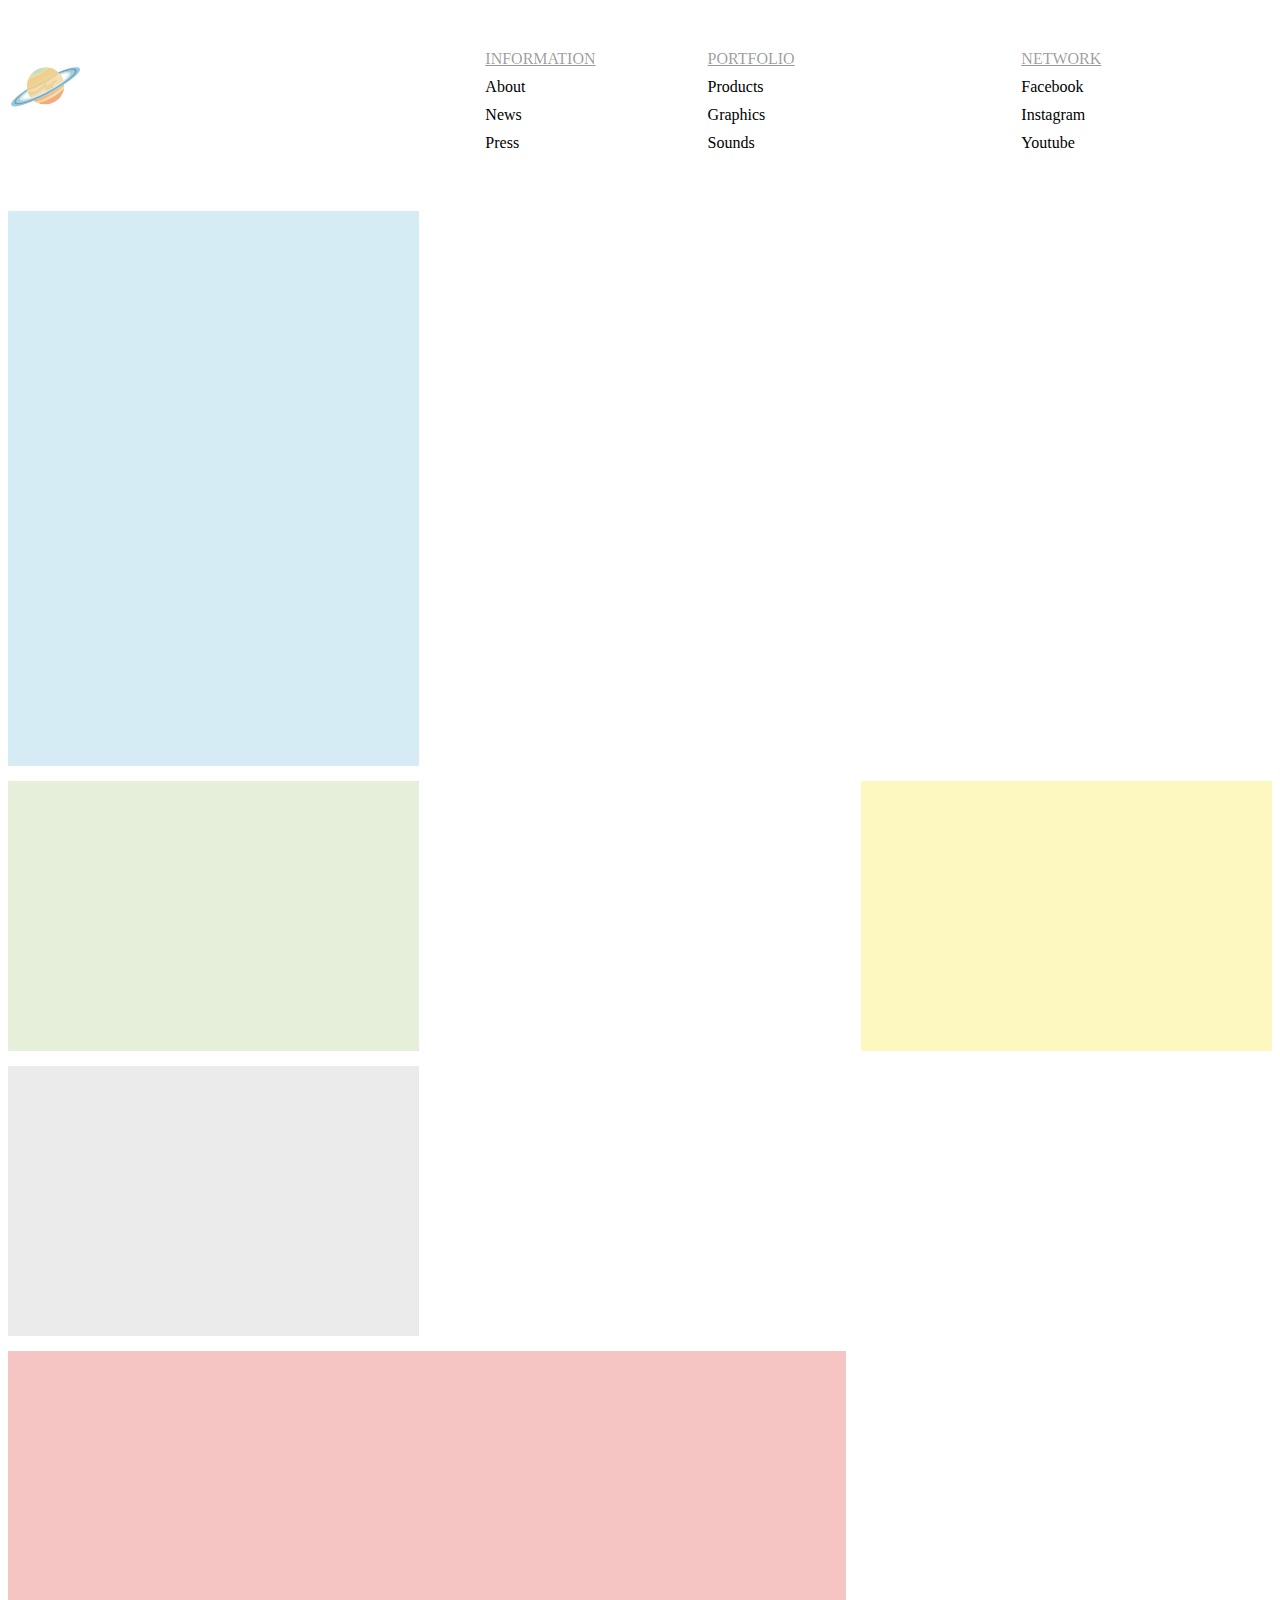
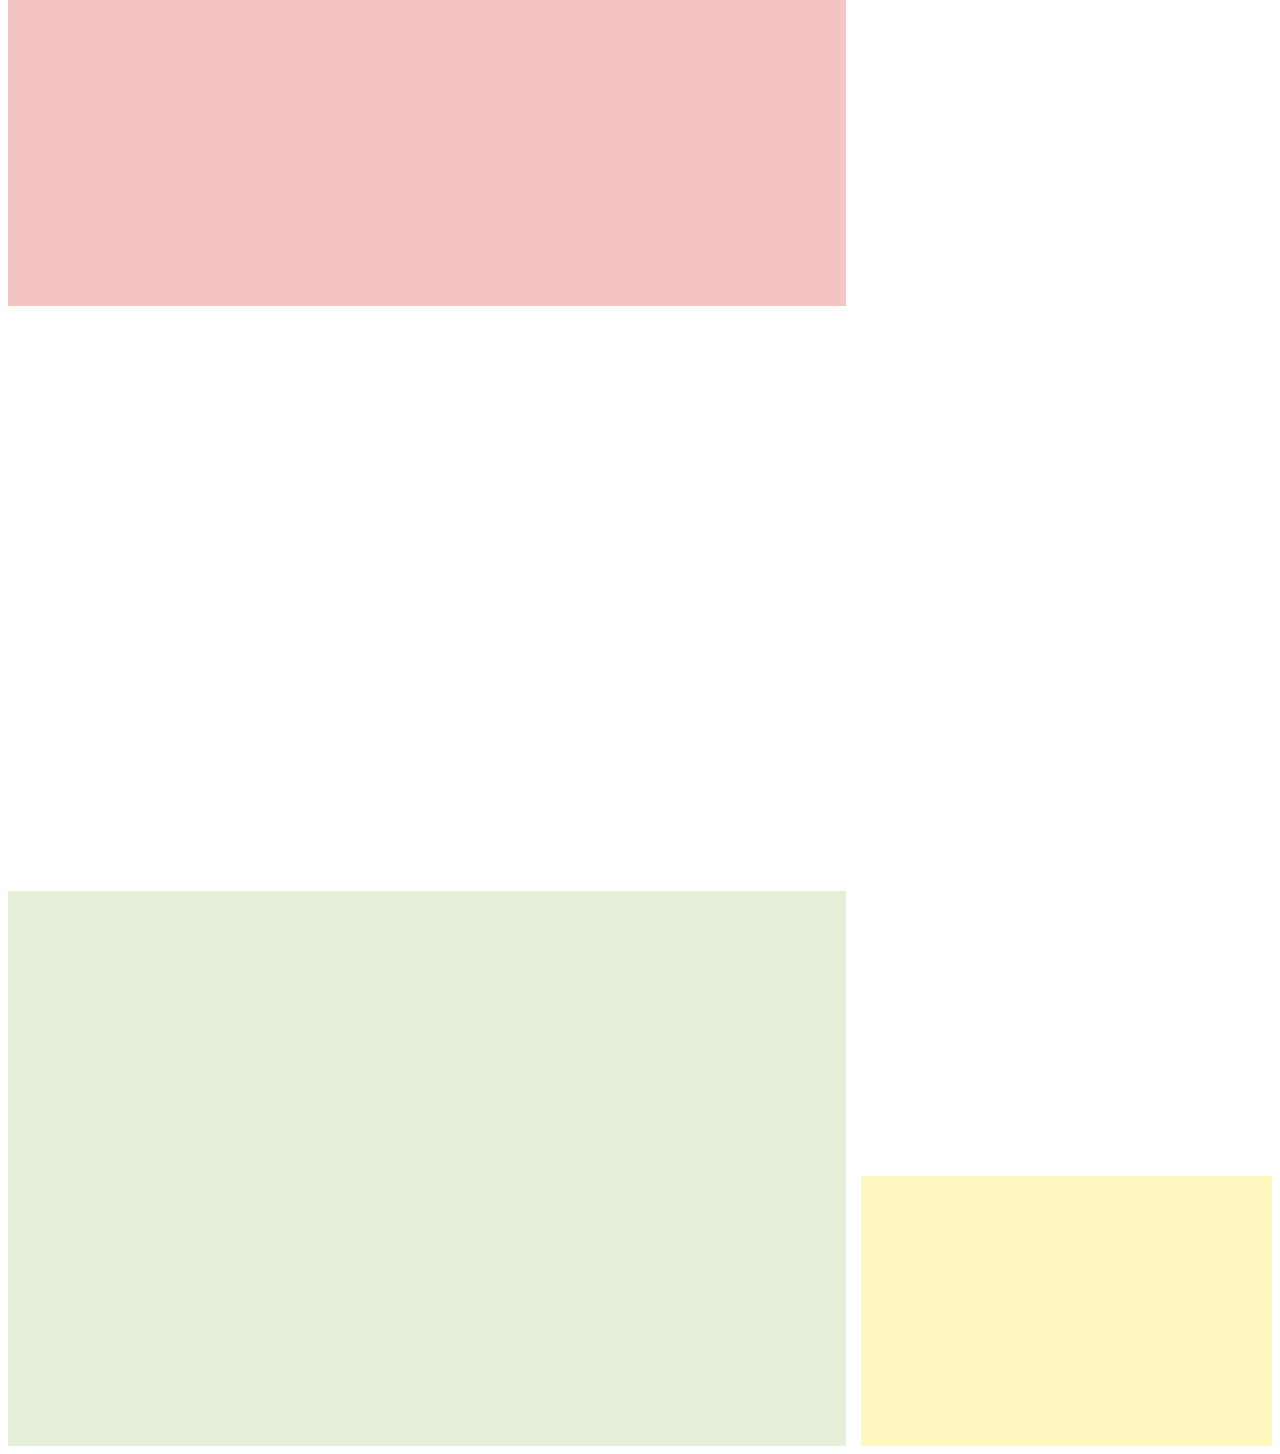
<file: index.html>
<!DOCTYPE html>
<html lang="en">
<head>
    <meta charset="UTF-8">
    <meta name="viewport" content="width=device-width, initial-scale=1.0">
    <meta http-equiv="X-UA-Compatible" content="ie=edge">
    <title>Project One</title>
    <link rel = "stylesheet" href = "styles.css">
</head>
<body>
    <header class = "header threeGrid">
        <h1>🪐</h1>
        <div class = "header__column">
            <ul class = "header__nav">
                <span>Information</span>
                <li>About</li>
                <li>News</li>
                <li>Press</li>
            </ul>
            <ul class = "header__nav">
                <span>Portfolio</span>
                <li>Products</li>
                <li>Graphics</li>
                <li>Sounds</li>
            </ul>
        </div>
        <div class = "header__column">
            <ul class = "header__nav">
                <span>Network</span>
                <li>Facebook</li>
                <li>Instagram</li>
                <li>Youtube</li>
            </ul>
        </div>
    </header>
    <main class = "grid threeGrid">
        <div class = "grid__item"></div>
        <div class = "grid__item"></div>
        <div class = "grid__item"></div>
        <div class = "grid__item"></div>
        <div class = "grid__item"></div>
        <div class = "grid__item"></div>
        <div class = "grid__item"></div>
        <div class = "grid__item"></div>
        <div class = "grid__item"></div>
        <div class = "grid__item"></div>
        <div class = "grid__item"></div>
        <div class = "grid__item"></div>
        <div class = "grid__item"></div>
        <div class = "grid__item"></div>
        <div class = "grid__item"></div>
    </main> 
</body>
</html>
</file>
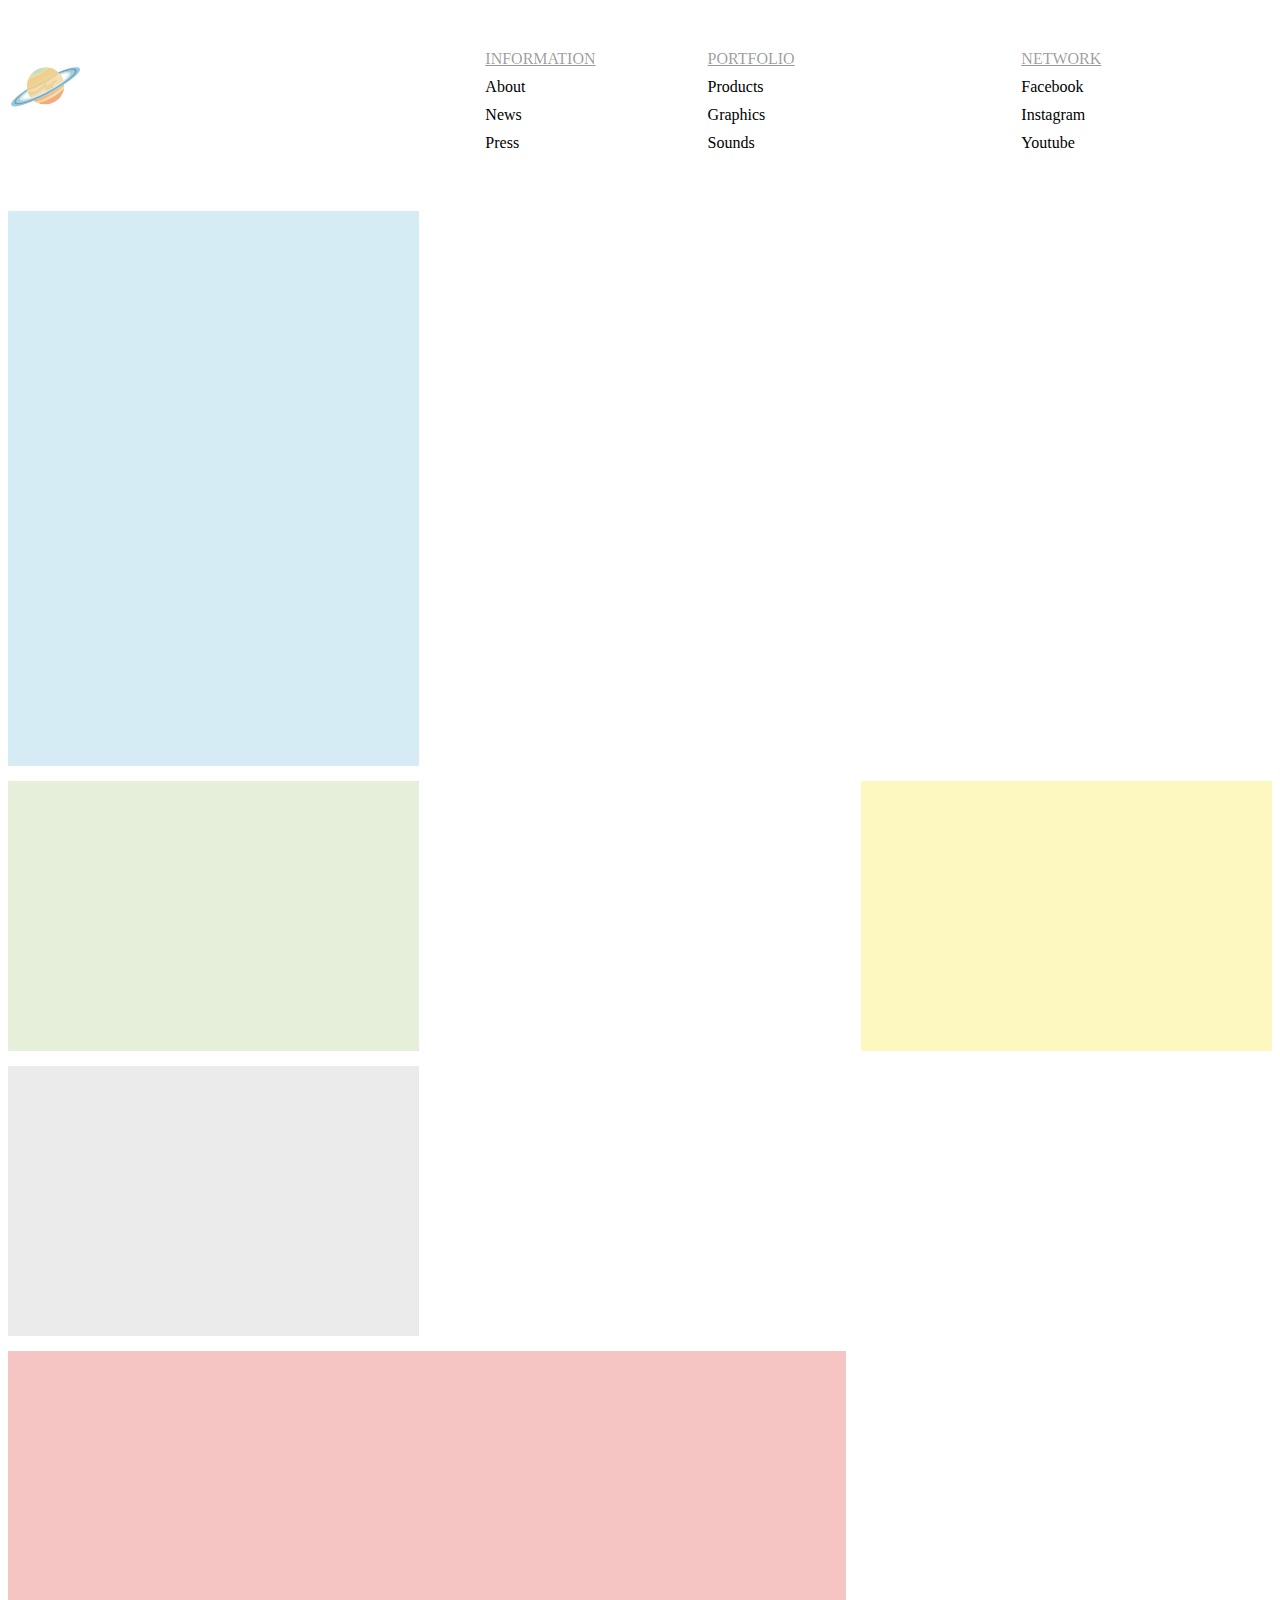
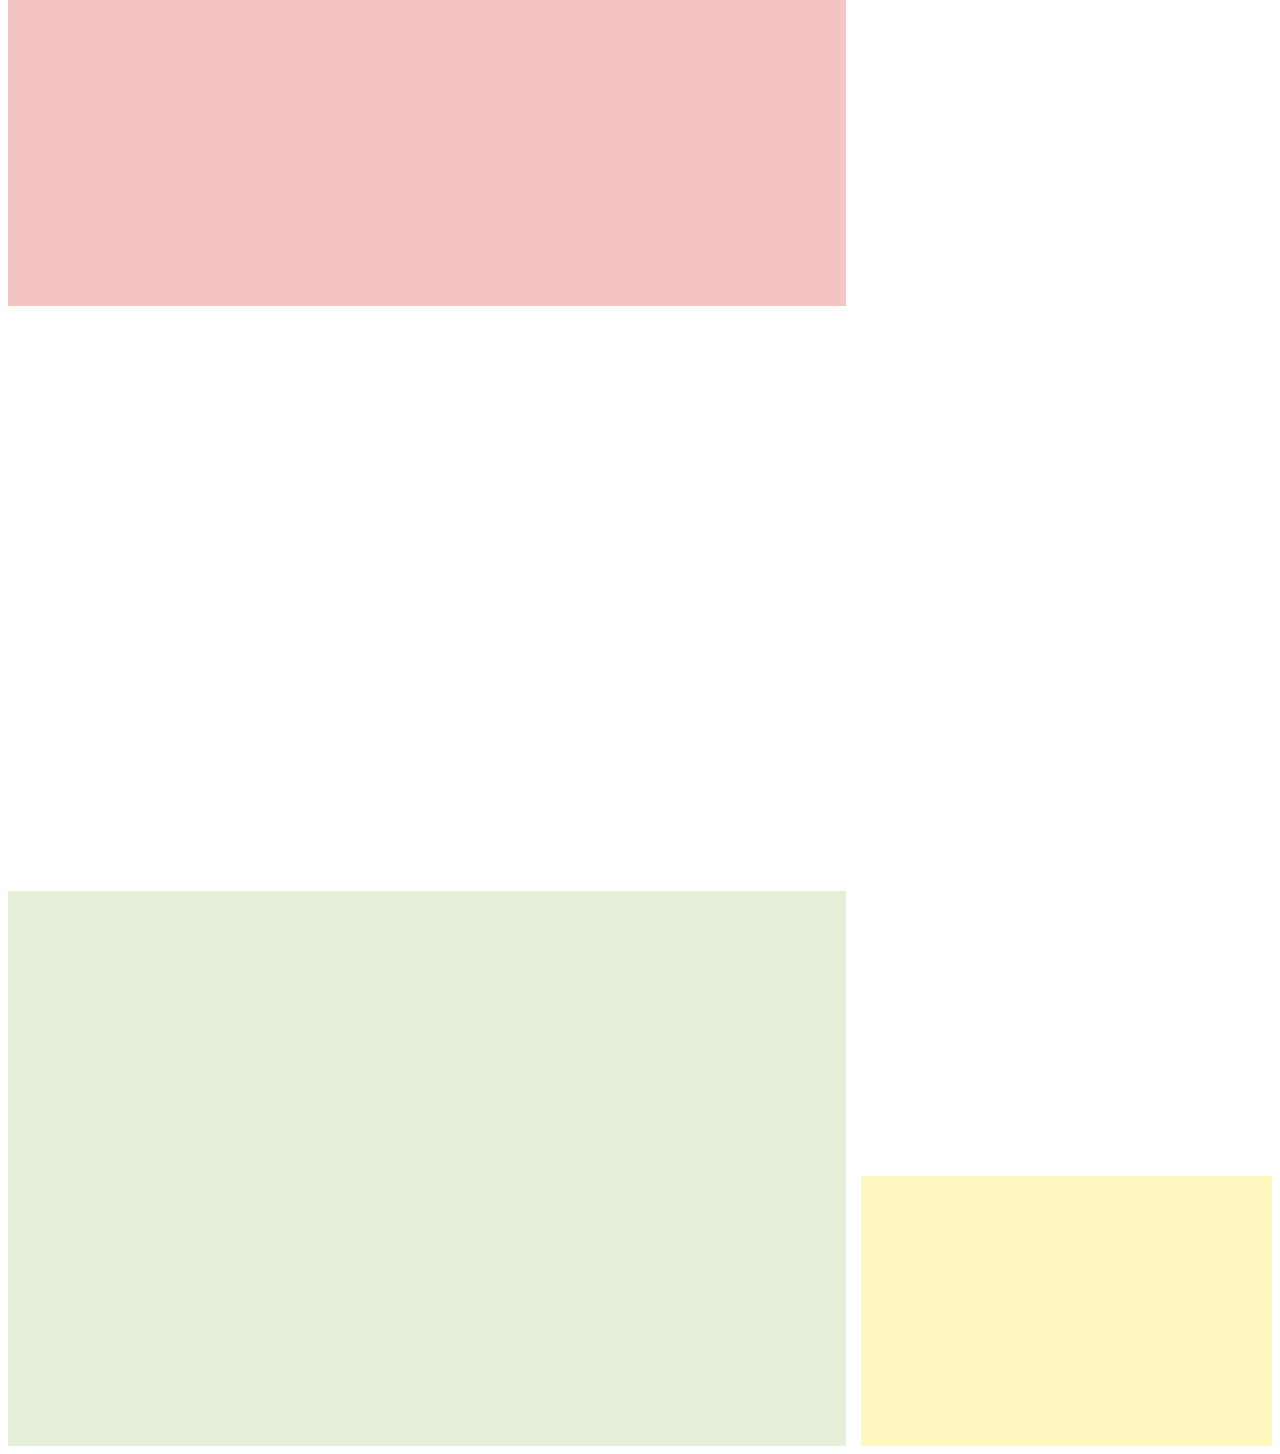
<file: colorful_eCommerce/index.html>
<!DOCTYPE html>
<html lang="en">
<head>
    <meta charset="UTF-8">
    <meta name="viewport" content="width=device-width, initial-scale=1.0">
    <meta http-equiv="X-UA-Compatible" content="ie=edge">
    <title>Project One</title>
    <link rel = "stylesheet" href = "./styles.css">
</head>
<body>
    <header class = "header threeGrid">
        <h1>🪐</h1>
        <div class = "header__column">
            <ul class = "header__nav">
                <span>Information</span>
                <li>About</li>
                <li>News</li>
                <li>Press</li>
            </ul>
            <ul class = "header__nav">
                <span>Portfolio</span>
                <li>Products</li>
                <li>Graphics</li>
                <li>Sounds</li>
            </ul>
        </div>
        <div class = "header__column">
            <ul class = "header__nav">
                <span>Network</span>
                <li>Facebook</li>
                <li>Instagram</li>
                <li>Youtube</li>
            </ul>
        </div>
    </header>
    <main class = "grid threeGrid">
        <div class = "grid__item"></div>
        <div class = "grid__item"></div>
        <div class = "grid__item"></div>
        <div class = "grid__item"></div>
        <div class = "grid__item"></div>
        <div class = "grid__item"></div>
        <div class = "grid__item"></div>
        <div class = "grid__item"></div>
        <div class = "grid__item"></div>
        <div class = "grid__item"></div>
        <div class = "grid__item"></div>
        <div class = "grid__item"></div>
        <div class = "grid__item"></div>
        <div class = "grid__item"></div>
        <div class = "grid__item"></div>
    </main> 
</body>
</html>
</file>
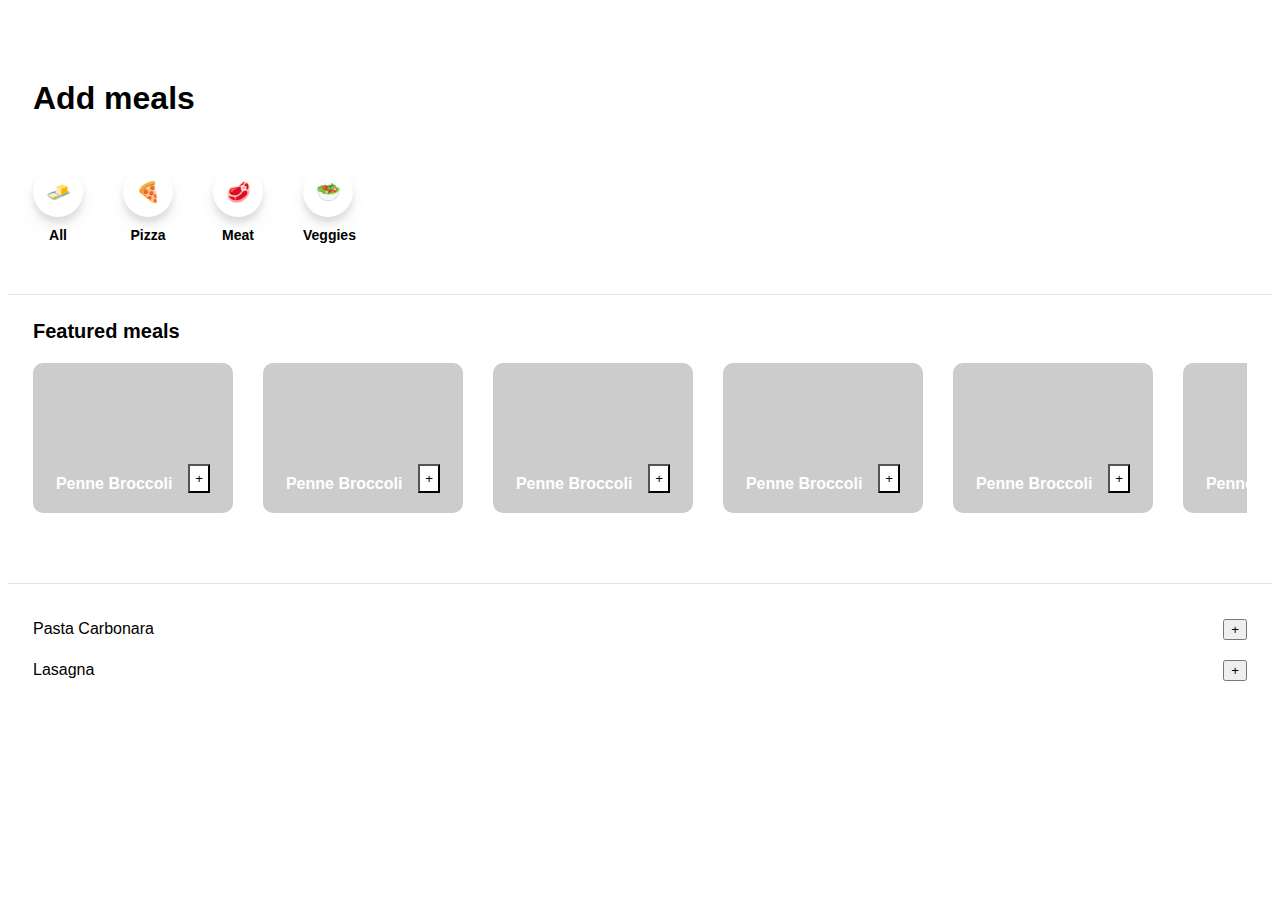
<file: Meal_App/index.html>
<!DOCTYPE html>
<html lang="en">
<head>
    <meta charset="UTF-8">
    <meta name="viewport" content="width=device-width, initial-scale=1.0">
    <meta http-equiv="X-UA-Compatible" content="ie=edge">
    <title>Document</title>
    <link rel="stylesheet" href="./styles.css">
</head>
<body>
    <header class="header">
        <h1 class="header__title">Add meals</h1>
    </header>
    <nav class="navigation">
        <ul class="navigation__list">
            <li class = "navigation__item">
                <span class = "item__icon">
                    <span class = "icon__emoji">🧈</span>
                </span>
                <span class = "item__text">All</span>
            </li>
            <li class = "navigation__item">
                <span class = "item__icon">
                    <span class = "icon__emoji">🍕</span>
                </span>
                <span class = "item__text">Pizza</span>
            </li>
            <li class = "navigation__item">
                <span class = "item__icon">
                    <span class = "icon__emoji">🥩</span>
                </span>
                <span class = "item__text">Meat</span>
            </li>
            <li class = "navigation__item">
                <span class = "item__icon">
                    <span class = "icon__emoji">🥗</span>
                </span>
                <span class = "item__text">Veggies</span>
            </li>
        </ul>
    </nav>
    <section class="featured">
        <h2 class="featured__title">Featured meals</h2>
        <div class="featured__wrapper">
            <article class = "featured-meal">
                <h4 class = "featured-meal__title">Penne Broccoli</h4>
                <button class = "featured-meal__button">+</button>
            </article>
            <article class = "featured-meal">
                <h4 class = "featured-meal__title">Penne Broccoli</h4>
                <button class = "featured-meal__button">+</button>
            </article>
            <article class = "featured-meal">
                <h4 class = "featured-meal__title">Penne Broccoli</h4>
                <button class = "featured-meal__button">+</button>
            </article>
            <article class = "featured-meal">
                <h4 class = "featured-meal__title">Penne Broccoli</h4>
                <button class = "featured-meal__button">+</button>
            </article>
            <article class = "featured-meal">
                <h4 class = "featured-meal__title">Penne Broccoli</h4>
                <button class = "featured-meal__button">+</button>
            </article>
            <article class = "featured-meal">
                <h4 class = "featured-meal__title">Penne Broccoli</h4>
                <button class = "featured-meal__button">+</button>
            </article>
            <article class = "featured-meal">
                <h4 class = "featured-meal__title">Penne Broccoli</h4>
                <button class = "featured-meal__button">+</button>
            </article>
        </div>
    </section>
    <section class="recipes">
        <ul class="recipes__list">
            <li class="recipe">
                <span class="recipe__name">Pasta Carbonara</span>
                <button class="recipe__btn">+</button>
            </li>
            <li class="recipe">
                <span class="recipe__name">Lasagna</span>
                <button class="recipe__btn">+</button>
            </li>
        </ul>
    </section>
</body>
</html>
</file>
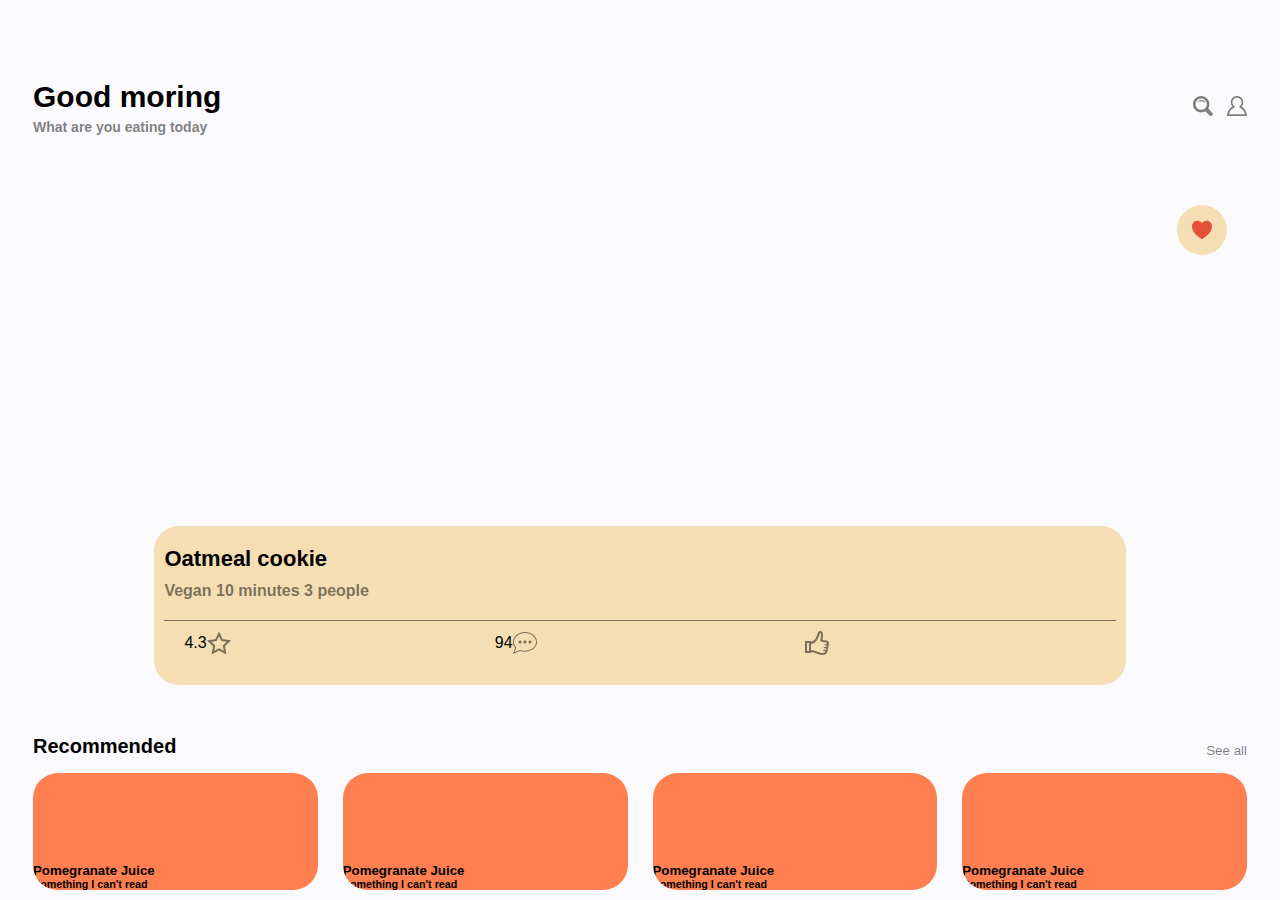
<file: Recipe_App/index.html>
<!DOCTYPE html>
<html lang="en">
<head>
    <meta charset="UTF-8">
    <meta name="viewport" content="width=device-width, initial-scale=1.0">
    <meta http-equiv="X-UA-Compatible" content="ie=edge">
    <title>Document</title>
    <link rel="stylesheet" href="./styles.css">
</head>
<body>
    <header class="header">
        <hgroup class="header__titles">
            <h1 class="header__title">Good moring</h1>
            <h4 class="header__subtitle">What are you eating today</h4>
        </hgroup>
        <div class="header__icons">
            <span class="header__icon">
                <svg xmlns="http://www.w3.org/2000/svg" width="24" height="24" viewBox="0 0 24 24"><path d="M23.111 20.058l-4.977-4.977c.965-1.52 1.523-3.322 1.523-5.251 0-5.42-4.409-9.83-9.829-9.83-5.42 0-9.828 4.41-9.828 9.83s4.408 9.83 9.829 9.83c1.834 0 3.552-.505 5.022-1.383l5.021 5.021c2.144 2.141 5.384-1.096 3.239-3.24zm-20.064-10.228c0-3.739 3.043-6.782 6.782-6.782s6.782 3.042 6.782 6.782-3.043 6.782-6.782 6.782-6.782-3.043-6.782-6.782zm2.01-1.764c1.984-4.599 8.664-4.066 9.922.749-2.534-2.974-6.993-3.294-9.922-.749z"/></svg>
            </span>
            <span class="header__icon">
                <svg xmlns="http://www.w3.org/2000/svg" width="24" height="24" viewBox="0 0 24 24"><path d="M12 2c3.032 0 5.5 2.467 5.5 5.5 0 1.458-.483 3.196-3.248 5.59 4.111 1.961 6.602 5.253 7.482 8.909h-19.486c.955-4.188 4.005-7.399 7.519-8.889-1.601-1.287-3.267-3.323-3.267-5.61 0-3.033 2.468-5.5 5.5-5.5zm0-2c-4.142 0-7.5 3.357-7.5 7.5 0 2.012.797 3.834 2.086 5.182-5.03 3.009-6.586 8.501-6.586 11.318h24c0-2.791-1.657-8.28-6.59-11.314 1.292-1.348 2.09-3.172 2.09-5.186 0-4.143-3.358-7.5-7.5-7.5z"/></svg>
            </span>
        </div>
    </header>
    <main class="main">
        <div class="recipe">
            <div class="recipe__heart"><svg xmlns="http://www.w3.org/2000/svg" width="24" height="24" viewBox="0 0 24 24"><path d="M12 4.435c-1.989-5.399-12-4.597-12 3.568 0 4.068 3.06 9.481 12 14.997 8.94-5.516 12-10.929 12-14.997 0-8.118-10-8.999-12-3.568z"/></svg></div>
            <div class="recipe__info">
                <h4 class="recipe__title">Oatmeal cookie</h4>
                <div class="recipe__meta">
                    <span class="recipe__meta-data">Vegan</span>
                    <span class="recipe__meta-data">10 minutes</span>
                    <span class="recipe__meta-data">3 people</span>
                </div>
                <div class="recipe__social">
                    <span class="recipe__social-item">4.3 <svg xmlns="http://www.w3.org/2000/svg" width="24" height="24" viewBox="0 0 24 24"><path d="M12 5.173l2.335 4.817 5.305.732-3.861 3.71.942 5.27-4.721-2.524-4.721 2.525.942-5.27-3.861-3.71 5.305-.733 2.335-4.817zm0-4.586l-3.668 7.568-8.332 1.151 6.064 5.828-1.48 8.279 7.416-3.967 7.416 3.966-1.48-8.279 6.064-5.827-8.332-1.15-3.668-7.569z"/></svg></span>
                    <span class="recipe__social-item">94 <svg width="24" height="24" xmlns="http://www.w3.org/2000/svg" fill-rule="evenodd" clip-rule="evenodd"><path d="M12 1c-6.338 0-12 4.226-12 10.007 0 2.05.739 4.063 2.047 5.625l-1.993 6.368 6.946-3c1.705.439 3.334.641 4.864.641 7.174 0 12.136-4.439 12.136-9.634 0-5.812-5.701-10.007-12-10.007zm0 1c6.065 0 11 4.041 11 9.007 0 4.922-4.787 8.634-11.136 8.634-1.881 0-3.401-.299-4.946-.695l-5.258 2.271 1.505-4.808c-1.308-1.564-2.165-3.128-2.165-5.402 0-4.966 4.935-9.007 11-9.007zm-5 7.5c.828 0 1.5.672 1.5 1.5s-.672 1.5-1.5 1.5-1.5-.672-1.5-1.5.672-1.5 1.5-1.5zm5 0c.828 0 1.5.672 1.5 1.5s-.672 1.5-1.5 1.5-1.5-.672-1.5-1.5.672-1.5 1.5-1.5zm5 0c.828 0 1.5.672 1.5 1.5s-.672 1.5-1.5 1.5-1.5-.672-1.5-1.5.672-1.5 1.5-1.5z"/></svg></span>
                    <span class="recipe__social-item"><svg xmlns="http://www.w3.org/2000/svg" width="24" height="24" viewBox="0 0 24 24"><path d="M21.406 9.558c-1.21-.051-2.87-.278-3.977-.744.809-3.283 1.253-8.814-2.196-8.814-1.861 0-2.351 1.668-2.833 3.329-1.548 5.336-3.946 6.816-6.4 7.401v-.73h-6v12h6v-.904c2.378.228 4.119.864 6.169 1.746 1.257.541 3.053 1.158 5.336 1.158 2.538 0 4.295-.997 5.009-3.686.5-1.877 1.486-7.25 1.486-8.25 0-1.648-1.168-2.446-2.594-2.506zm-17.406 10.442h-2v-8h2v8zm15.896-5.583s.201.01 1.069-.027c1.082-.046 1.051 1.469.004 1.563l-1.761.099c-.734.094-.656 1.203.141 1.172 0 0 .686-.017 1.143-.041 1.068-.056 1.016 1.429.04 1.551-.424.053-1.745.115-1.745.115-.811.072-.706 1.235.109 1.141l.771-.031c.822-.074 1.003.825-.292 1.661-1.567.881-4.685.131-6.416-.614-2.239-.965-4.438-1.934-6.959-2.006v-6c3.264-.749 6.328-2.254 8.321-9.113.898-3.092 1.679-1.931 1.679.574 0 2.071-.49 3.786-.921 5.533 1.061.543 3.371 1.402 6.12 1.556 1.055.059 1.024 1.455-.051 1.584l-1.394.167s-.608 1.111.142 1.116z"/></svg></span>
                </div>
            </div>
        </div>
    </main>
    <section class="recommended">
        <header class="recommended__header">
            <h4 class="recommended__title">Recommended</h4>
            <small class="recommended__small">See all</small>
        </header>
        <div class="recommended__grid">
            <article class="recommended-recipe">
                <div class="recommended-recipe__info">
                    <h5 class="recommended-recipe__title">Pomegranate Juice</h5>
                    <h6 class="recommended-recipe__subtitle">Something I can't read</h6>
                </div>
            </article>
            <article class="recommended-recipe">
                <div class="recommended-recipe__info">
                    <h5 class="recommended-recipe__title">Pomegranate Juice</h5>
                    <h6 class="recommended-recipe__subtitle">Something I can't read</h6>
                </div>
            </article>
            <article class="recommended-recipe">
                <div class="recommended-recipe__info">
                    <h5 class="recommended-recipe__title">Pomegranate Juice</h5>
                    <h6 class="recommended-recipe__subtitle">Something I can't read</h6>
                </div>
            </article>
            <article class="recommended-recipe">
                <div class="recommended-recipe__info">
                    <h5 class="recommended-recipe__title">Pomegranate Juice</h5>
                    <h6 class="recommended-recipe__subtitle">Something I can't read</h6>
                </div>
            </article>
        </div>
    </section>
</body>
</html>
</file>
<file: styles.css>
:root{
    --colorOne: #D5ECF4;
    --colorTwo: #E5EFD9;
    --colorThree: #FCF8C0;
    --colorFour: #EBEBEB;
    --colorFive: #F4C5C3;
    --colorSix: #e5efd8;
    --colorSeven: #fcf8c0;

}

ul{
    list-style: none;
}

ul, li{
    margin: 0;
    padding: 0;
}

.threeGrid{
    display: grid;
    grid-template-columns: repeat(3, 1fr);
}

.header{
    margin-top: 50px;
    margin-bottom: 50px;
}

.header h1{
    margin-top: 0;
    font-size: 60px;
}

.header .header__column{
    display: flex;
    justify-content: space-around;
}

.header__nav span{
    margin-bottom: 10px;
    text-transform: uppercase;
    text-decoration: underline;
    display: block;
    color: rgba(0, 0, 0, 0.4);
}

.header__nav li{
    margin-bottom: 10px;

}

.header__nav li:last-child{
    margin-bottom: 0;
}

.grid{
    grid-auto-rows: 30vh;
    gap: 15px;
}

.grid .grid__item {
    background-size: contain;
    background-position: center center;
}

.grid .grid__item:first-child{
    grid-row: span 2;
    background-color: var(--colorOne);
}

.grid .grid__item:nth-child(2){
    grid-area: span 2 / span 2;
    background-image: url(https://i.pinimg.com/564x/9e/e4/b9/9ee4b9c179280ea432c03bb50d75903e.jpg);
}

.grid .grid__item:nth-child(3){
    background-color: var(--colorTwo);
}

.grid .grid__item:nth-child(4){
    grid-row: span 2;
    background-image: url(https://i.pinimg.com/564x/cd/0a/d1/cd0ad14bd36990fcf06814ee5836ab1d.jpg);
}

.grid .grid__item:nth-child(5){
    background-color: var(--colorThree);
}

.grid .grid__item:nth-child(6){
    background-color: var(--colorFour);
}

.grid .grid__item:nth-child(7){
    background-image: url(https://i.pinimg.com/564x/1a/a9/ae/1aa9ae5961f334c827a7e99f336358be.jpg);
}

.grid .grid__item:nth-child(8){
    grid-area: span 2 / span 2;
    background-color: var(--colorFive);
}

.grid .grid__item:nth-child(9){
    grid-row: span 2;
    background-image: url(https://i.pinimg.com/564x/41/07/d2/4107d227f09c1a2c452659e599e223ef.jpg);
}

.grid .grid__item:nth-child(10){
    grid-area: span 2 / span 2;
    background-image: url(https://i.pinimg.com/564x/5e/d4/28/5ed428b15bb618973b0ac50a5df99297.jpg);
}

.grid .grid__item:nth-child(11){
    background-image: url(https://i.pinimg.com/564x/93/72/55/937255b06ac0f08d857a6105692b5c84.jpg);
}

.grid .grid__item:nth-child(12){
    background-image: url(https://i.pinimg.com/564x/a0/c9/b2/a0c9b23b1c7bbdfe97272d5cbb8c124f.jpg);
}

.grid .grid__item:nth-child(13){
    grid-area: span 2 / span 2;
    background-color: var(--colorSix);
}

.grid .grid__item:nth-child(14){
    background-image: url(https://i.pinimg.com/564x/53/56/02/53560285cc1042bc3d7a9ae857696b5b.jpg);
}

.grid .grid__item:nth-child(15){
    background-color: var(--colorSeven);
}
</file>
<file: colorful_eCommerce/styles.css>
:root{
    --colorOne: #D5ECF4;
    --colorTwo: #E5EFD9;
    --colorThree: #FCF8C0;
    --colorFour: #EBEBEB;
    --colorFive: #F4C5C3;
    --colorSix: #e5efd8;
    --colorSeven: #fcf8c0;

}

ul{
    list-style: none;
}

ul, li{
    margin: 0;
    padding: 0;
}

.threeGrid{
    display: grid;
    grid-template-columns: repeat(3, 1fr);
}

.header{
    margin-top: 50px;
    margin-bottom: 50px;
}

.header h1{
    margin-top: 0;
    font-size: 60px;
}

.header .header__column{
    display: flex;
    justify-content: space-around;
}

.header__nav span{
    margin-bottom: 10px;
    text-transform: uppercase;
    text-decoration: underline;
    display: block;
    color: rgba(0, 0, 0, 0.4);
}

.header__nav li{
    margin-bottom: 10px;

}

.header__nav li:last-child{
    margin-bottom: 0;
}

.grid{
    grid-auto-rows: 30vh;
    gap: 15px;
}

.grid .grid__item {
    background-size: contain;
    background-position: center center;
}

.grid .grid__item:first-child{
    grid-row: span 2;
    background-color: var(--colorOne);
}

.grid .grid__item:nth-child(2){
    grid-area: span 2 / span 2;
    background-image: url(https://i.pinimg.com/564x/9e/e4/b9/9ee4b9c179280ea432c03bb50d75903e.jpg);
}

.grid .grid__item:nth-child(3){
    background-color: var(--colorTwo);
}

.grid .grid__item:nth-child(4){
    grid-row: span 2;
    background-image: url(https://i.pinimg.com/564x/cd/0a/d1/cd0ad14bd36990fcf06814ee5836ab1d.jpg);
}

.grid .grid__item:nth-child(5){
    background-color: var(--colorThree);
}

.grid .grid__item:nth-child(6){
    background-color: var(--colorFour);
}

.grid .grid__item:nth-child(7){
    background-image: url(https://i.pinimg.com/564x/1a/a9/ae/1aa9ae5961f334c827a7e99f336358be.jpg);
}

.grid .grid__item:nth-child(8){
    grid-area: span 2 / span 2;
    background-color: var(--colorFive);
}

.grid .grid__item:nth-child(9){
    grid-row: span 2;
    background-image: url(https://i.pinimg.com/564x/41/07/d2/4107d227f09c1a2c452659e599e223ef.jpg);
}

.grid .grid__item:nth-child(10){
    grid-area: span 2 / span 2;
    background-image: url(https://i.pinimg.com/564x/5e/d4/28/5ed428b15bb618973b0ac50a5df99297.jpg);
}

.grid .grid__item:nth-child(11){
    background-image: url(https://i.pinimg.com/564x/93/72/55/937255b06ac0f08d857a6105692b5c84.jpg);
}

.grid .grid__item:nth-child(12){
    background-image: url(https://i.pinimg.com/564x/a0/c9/b2/a0c9b23b1c7bbdfe97272d5cbb8c124f.jpg);
}

.grid .grid__item:nth-child(13){
    grid-area: span 2 / span 2;
    background-color: var(--colorSix);
}

.grid .grid__item:nth-child(14){
    background-image: url(https://i.pinimg.com/564x/53/56/02/53560285cc1042bc3d7a9ae857696b5b.jpg);
}

.grid .grid__item:nth-child(15){
    background-color: var(--colorSeven);
}
</file>
<file: Meal_App/styles.css>
:root{
    --padding: 25px;
    --borderTop: 1px solid rgba(0, 0, 0, 0.1);
}

*{
    box-sizing: border-box;
}

h1, h2, h3, h4, h5{
    margin: 0;
    padding: 0;
}

body{
    font-family: -apple-system, BlinkMacSystemFont, 'Segoe UI', Roboto, Oxygen, Ubuntu, Cantarell, 'Open Sans', 'Helvetica Neue', sans-serif
}
.header{
    margin-top: 80px;
    padding-left: var(--padding);
    margin-bottom: 50px;
}
.navigation{
    padding: 0px var(--padding);
    margin-bottom: 50px;
}

.navigation .navigation__list{
    list-style-type: none;
    padding: 0;
    margin: 0;
    display: grid;
    grid-template-columns: repeat(4, 50px);
    gap: 40px;
}

.navigation__list .navigation__item{
    display: grid;
    grid-template-rows: 3fr 1fr;
    gap: 10px;
    transition: box-shadow .1s linear;
    text-align: center;
}

.navigation__item .item__icon{
    background-color: white;
    border-radius: 50%;
    box-shadow: 0 10px 20px rgba(0, 0, 0, 0.05), 0 6px 6px rgba(0, 0, 0, 0.1);
    display: flex;
    justify-content: center;
    align-items: center;
    width: 50px;
    height: 50px;
    cursor: pointer;
}

.navigation__item:hover .item__icon{
    opacity: 0.5;
}

.navigation__item .item__icon:hover{
    box-shadow: 0 10px 20px rgba(0, 0, 0, 0.2), 0 6px 4px rgba(0, 0, 0, 0.2);
    opacity: 1;
}

.item__icon .icon__emoji{
    font-size: 20px;
}

.navigation__item .item__text{
    font-size: 14px;
    font-weight: 600;
}

.featured{
    padding: var(--padding);
    padding-top: 25px;
    border-top: var(--borderTop);
}

.featured .featured__title{
    margin: 0;
    font-size: 20px;
    margin-bottom: 20px;
}

.featured .featured__wrapper{
    overflow-x: scroll;
    display: grid;
    grid-auto-columns: minmax(200px, 1fr);
    grid-auto-flow: column;
    gap: 30px;
    padding-bottom: 20px;
}

.featured-meal{
    height: 150px;
    border-radius: 10px;
    display: flex;
    align-items: flex-end;
    padding: 20px;
    color: white;
    justify-content: space-around;
    background-size: cover;
    background-position: center center;
}

.featured-meal:first-child{
    background-image: linear-gradient(rgba(0, 0, 0, 0.2), rgba(0, 0, 0, 0.2)),
     url(https://i.pinimg.com/564x/0f/3c/4d/0f3c4d6f2f2bdc0b6c0cf21e32f0e18b.jpg);
}

.featured-meal:last-child{
    background-image: linear-gradient(rgba(0, 0, 0, 0.2), rgba(0, 0, 0, 0.2)),
     url(https://i.pinimg.com/564x/00/9e/ae/009eae3f05c3618675560e6a6032f393.jpg);
}

.featured-meal:nth-child(2){
    background-image: linear-gradient(rgba(0, 0, 0, 0.2), rgba(0, 0, 0, 0.2)),
     url(https://i.pinimg.com/564x/00/9e/ae/009eae3f05c3618675560e6a6032f393.jpg);
}

.featured-meal:nth-child(3){
    background-image: linear-gradient(rgba(0, 0, 0, 0.2), rgba(0, 0, 0, 0.2)),
     url(https://i.pinimg.com/564x/40/ca/0f/40ca0f8f5bda9c4b6ac7b565d42742d6.jpg);
}

.featured-meal:nth-child(4){
    background-image: linear-gradient(rgba(0, 0, 0, 0.2), rgba(0, 0, 0, 0.2)),
     url(https://i.pinimg.com/564x/b5/6f/33/b56f33f3248c1674470afa9bb511c38d.jpg);
}

.featured-meal:nth-child(5){
    background-image: linear-gradient(rgba(0, 0, 0, 0.2), rgba(0, 0, 0, 0.2)),
     url(https://i.pinimg.com/564x/6a/3c/fb/6a3cfb1d4cea6db26d0dfa60bb0f5b21.jpg);
}

.featured-meal:nth-child(6){
    background-image: linear-gradient(rgba(0, 0, 0, 0.2), rgba(0, 0, 0, 0.2)),
     url(https://i.pinimg.com/564x/27/dd/95/27dd9580a3c35989adddae11026e6d6b.jpg);
}

.featured-meal__title{
    margin-right: 10px;
}

.featured-meal__button{
    background-color: white;
    padding: 5px;
    text-align: center;
    display: flex;
    align-items: center;
    justify-content: center;
}

.recipes{
    margin-top: 25px;
    padding-top: 25px;
    border-top: var(--borderTop);
}

.recipes__list{
    list-style: none;
    padding: 0;
    margin: 0;
}

.recipes__list .recipe:nth-child(odd){
    background-color: white;
}

.recipes__list .recipe{
    display: flex;
    align-items: center;
    justify-content: space-between;
    padding: 10px  var(--padding);
}
</file>
<file: Recipe_App/styles.css>
:root{
    --greyColor: rgba(0, 0, 0, 0.5);
    --borderRadius: 25px;
}

*{
    box-sizing: border-box;
}

h1, h2, h3, h4, h5, h6 {
    margin: 0;
    padding: 0;
}

body{
    font-family: -apple-system, BlinkMacSystemFont, 'Segoe UI', Roboto, Oxygen, Ubuntu, Cantarell, 'Open Sans', 'Helvetica Neue', sans-serif;
    background-color: #fafafc;
    padding: 0 25px;
}

.header{
    margin-top: 80px;
    display: flex;
    justify-content: space-between;
    align-items: center;
}

.header__titles .header__title{
    font-size: 30px;
}

.header__titles .header__subtitle{
    font-size: 14px;
    margin-top: 5px;
    color: var(--greyColor);
}

.header__icon svg{
    fill: var(--greyColor);
    width: 20px;
}

.header__icon:first-child{
    margin-right: 10px;
}

.main{
    margin: 50px 0;
    margin-bottom: 100px;
}

.recipe{
    height: 50vh;
    border-radius: var(--borderRadius);
    background-image: url(https://i.pinimg.com/564x/b5/ed/47/b5ed476bf269b5d74414a773286ba275.jpg);
    background-size: 100%;
    background-position: center center;
    position: relative;
    display: flex;
    align-items: flex-end;
    justify-content: center;
}

.recipe .recipe__heart{
    position: absolute;
    top: 20px;
    right: 20px;
    background-color: wheat;
    width: 50px;
    height: 50px;
    border-radius: 25px;
    display: flex;
    justify-content: center;
    align-items: center;
}

.recipe__heart svg{
    width: 20px;
    fill: #e55039;
}

.recipe .recipe__info{
    background-color: wheat;
    border-radius: var(--borderRadius);
    width: 80%;
    padding: 20px 10px;
    position: relative;
    top: 50px;
}

.recipe__info .recipe__meta{
    padding-bottom: 20px;
    border-bottom: 1px solid var(--greyColor);
}

.recipe__info .recipe__title{
    font-size: 22px;
    margin-bottom: 10px;
}

.recipe__meta{
    color: var(--greyColor);
    font-weight: 600;
}

.recipe__info .recipe__social{
    padding: 10px;
    display: grid;
    grid-template-columns: repeat(3, 1fr);

}

.recipe__social .recipe__social-item{
    display: flex;
    align-items: center;
}

.recipe__social-item{
    margin-left: 10px;
    fill: var(--greyColor);
}

.recommended .recommended__header{
    margin-bottom: 15px;
    display: flex;
    justify-content: space-between;
    align-items: flex-end;
}

.recommended__header .recommended__title{
    font-size: 20px;
}

.recommended__header .recommended__small{
    color: var(--greyColor);
}

.recommended__grid{
    display: grid;
    grid-auto-flow: column;
    grid-template-columns: minmax(140px, 1fr);
    grid-auto-columns: minmax(140px, 1fr);
    gap: 25px;
    overflow: scroll;
}

.recommended-recipe{
    border-radius: var(--borderRadius);
    height: 13vh;
    background-color: coral;
    display: flex;
    align-items: flex-end;
    overflow: hidden;
}
</file>
